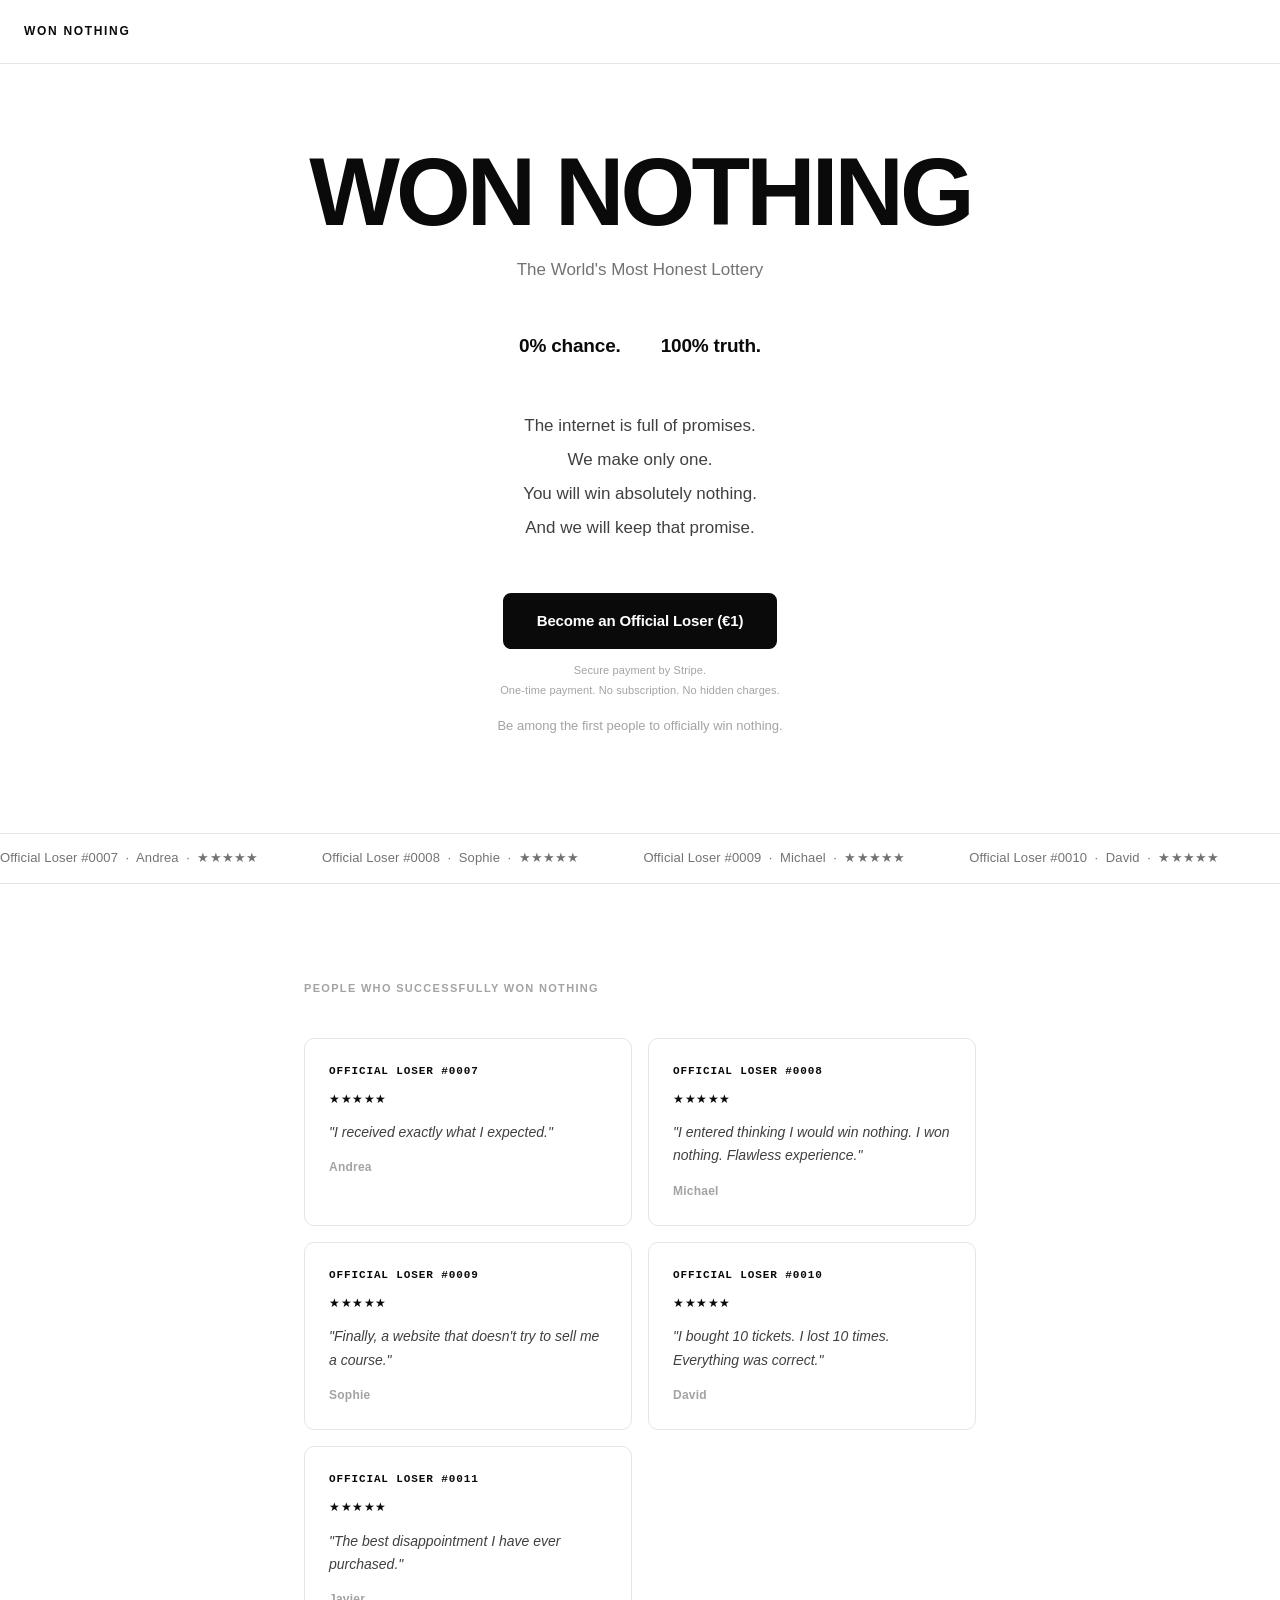
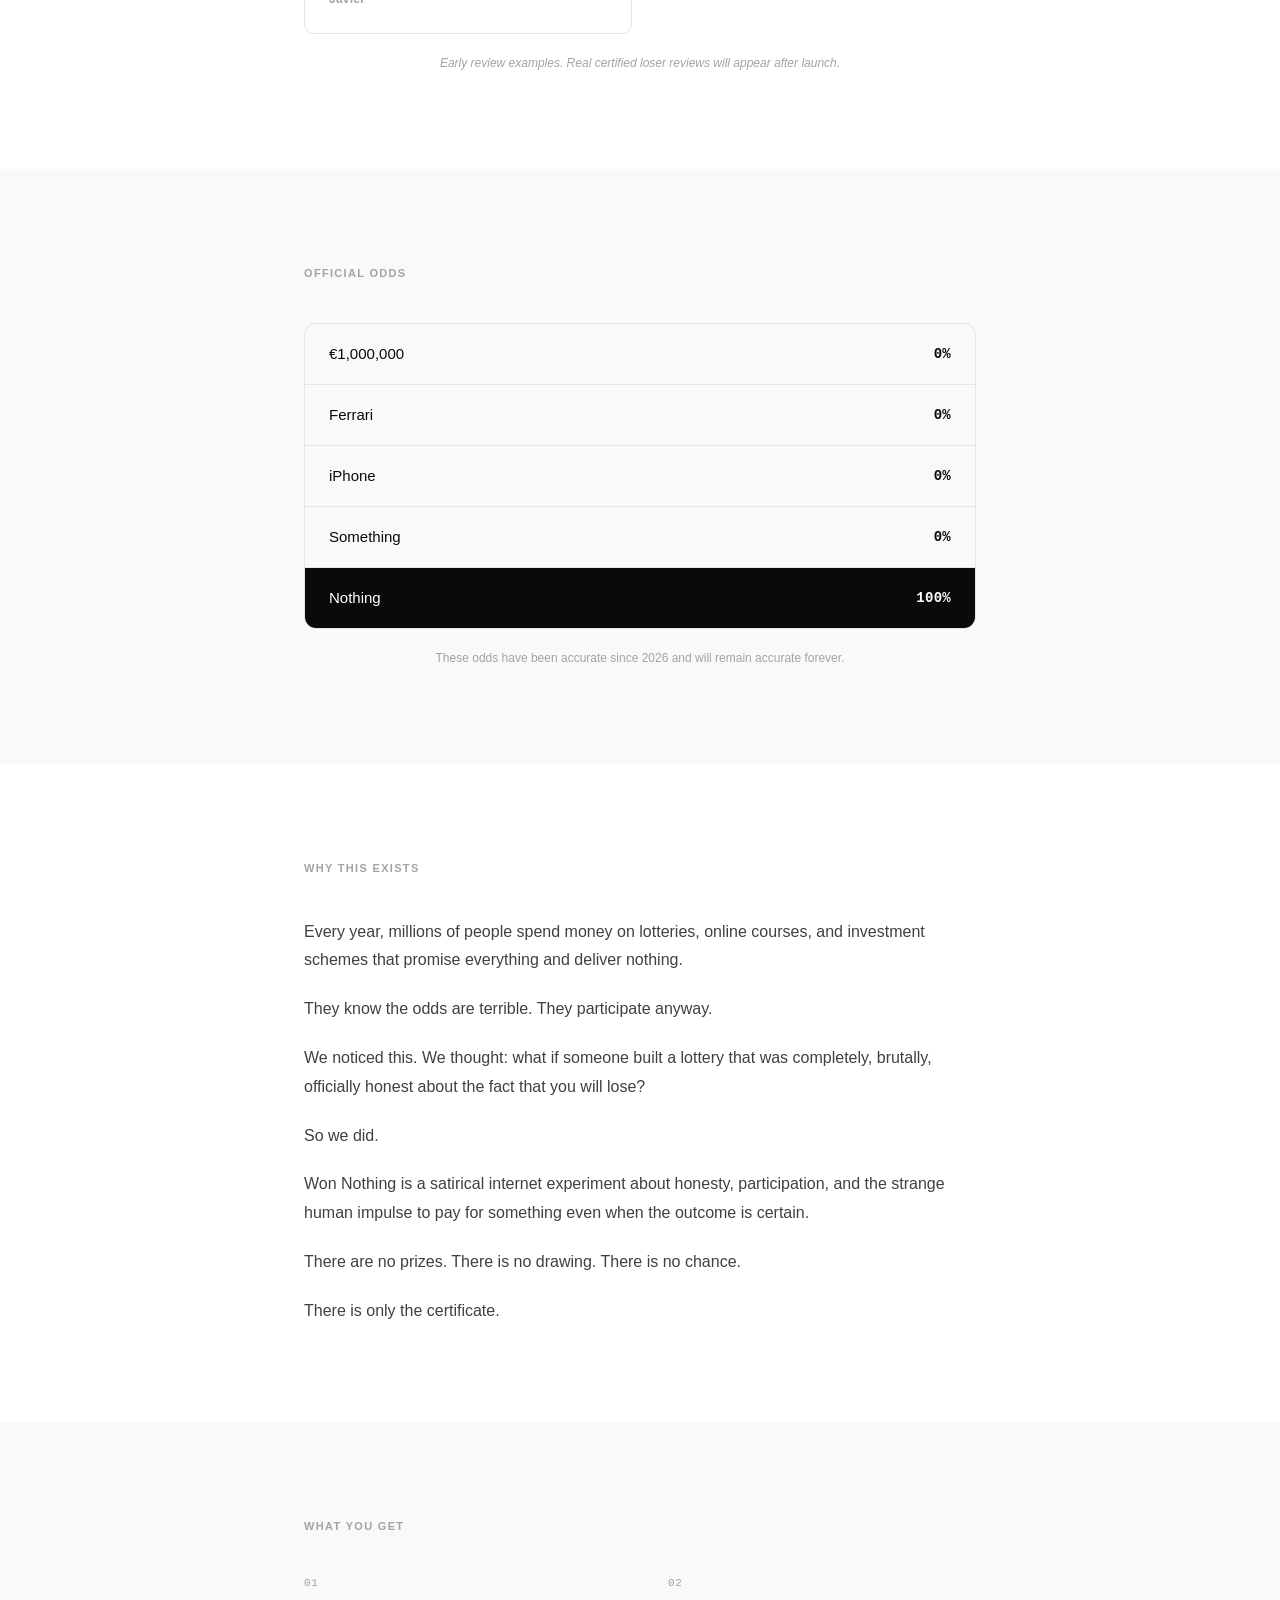
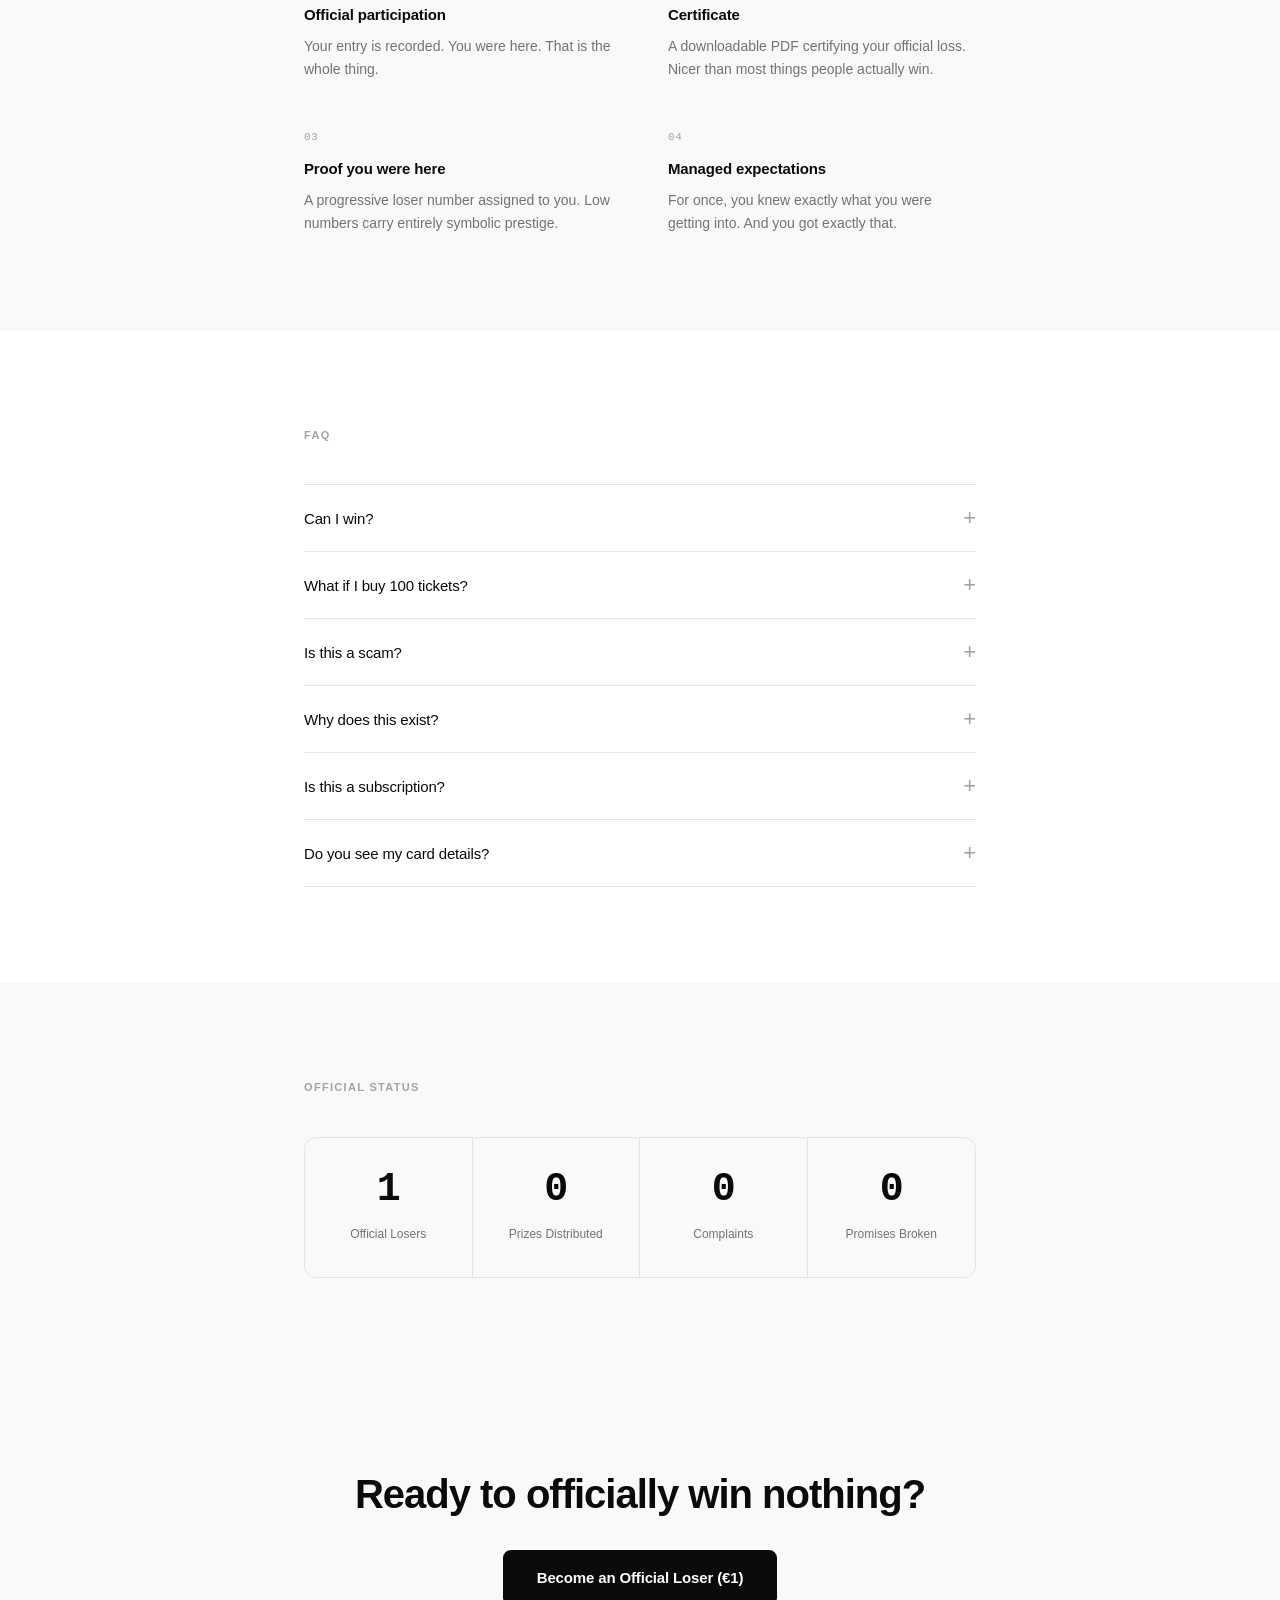
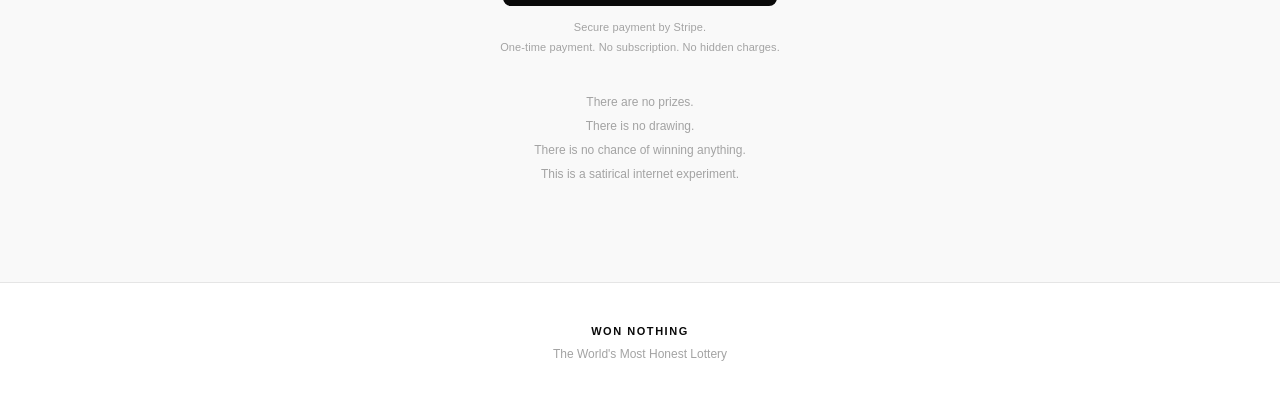
<file: index.html>
<!DOCTYPE html>
<html lang="en">
<head>
  <meta charset="UTF-8">
  <meta name="viewport" content="width=device-width, initial-scale=1.0">
  <title>Won Nothing — The World's Most Honest Lottery</title>
  <meta name="description" content="0% chance. 100% truth. You will win absolutely nothing. And we will keep that promise.">
  <meta property="og:title" content="Won Nothing — The World's Most Honest Lottery">
  <meta property="og:description" content="You will win absolutely nothing. And we will keep that promise.">
  <meta property="og:type" content="website">
  <link rel="stylesheet" href="styles.css">
</head>
<body>

  <!-- NAV -->
  <nav class="nav">
    <span class="nav-brand">Won Nothing</span>
  </nav>

  <!-- HERO -->
  <section class="hero">
    <div class="container">
      <h1 class="hero-title">WON NOTHING</h1>
      <p class="hero-tagline">The World's Most Honest Lottery</p>
      <div class="hero-stats">
        <span>0% chance.</span>
        <span>100% truth.</span>
      </div>
      <div class="hero-copy">
        <p>The internet is full of promises.</p>
        <p>We make only one.</p>
        <p>You will win absolutely nothing.</p>
        <p>And we will keep that promise.</p>
      </div>
      <a href="https://buy.stripe.com/4gM5kFdwd73bc6A0Qs28800" class="btn">Become an Official Loser (€1)</a>
      <p class="btn-trust">Secure payment by Stripe.<br>One-time payment. No subscription. No hidden charges.</p>
      <p class="hero-secondary">Be among the first people to officially win nothing.</p>
    </div>
  </section>

  <!-- TICKER -->
  <div class="ticker-wrap">
    <div class="ticker">
      <span class="ticker-item">Official Loser #0007 &nbsp;·&nbsp; Andrea &nbsp;·&nbsp; ★★★★★</span>
      <span class="ticker-item">Official Loser #0008 &nbsp;·&nbsp; Sophie &nbsp;·&nbsp; ★★★★★</span>
      <span class="ticker-item">Official Loser #0009 &nbsp;·&nbsp; Michael &nbsp;·&nbsp; ★★★★★</span>
      <span class="ticker-item">Official Loser #0010 &nbsp;·&nbsp; David &nbsp;·&nbsp; ★★★★★</span>
      <span class="ticker-item">Official Loser #0011 &nbsp;·&nbsp; Javier &nbsp;·&nbsp; ★★★★★</span>
      <span class="ticker-item">Official Loser #0007 &nbsp;·&nbsp; Andrea &nbsp;·&nbsp; ★★★★★</span>
      <span class="ticker-item">Official Loser #0008 &nbsp;·&nbsp; Sophie &nbsp;·&nbsp; ★★★★★</span>
      <span class="ticker-item">Official Loser #0009 &nbsp;·&nbsp; Michael &nbsp;·&nbsp; ★★★★★</span>
      <span class="ticker-item">Official Loser #0010 &nbsp;·&nbsp; David &nbsp;·&nbsp; ★★★★★</span>
      <span class="ticker-item">Official Loser #0011 &nbsp;·&nbsp; Javier &nbsp;·&nbsp; ★★★★★</span>
    </div>
  </div>

  <!-- PEOPLE WHO SUCCESSFULLY WON NOTHING -->
  <section class="section">
    <div class="container">
      <p class="section-label">People Who Successfully Won Nothing</p>
      <div class="reviews">

        <div class="review-card">
          <p class="review-number">Official Loser #0007</p>
          <p class="review-stars">★★★★★</p>
          <p class="review-text">"I received exactly what I expected."</p>
          <p class="review-author">Andrea</p>
        </div>

        <div class="review-card">
          <p class="review-number">Official Loser #0008</p>
          <p class="review-stars">★★★★★</p>
          <p class="review-text">"I entered thinking I would win nothing. I won nothing. Flawless experience."</p>
          <p class="review-author">Michael</p>
        </div>

        <div class="review-card">
          <p class="review-number">Official Loser #0009</p>
          <p class="review-stars">★★★★★</p>
          <p class="review-text">"Finally, a website that doesn't try to sell me a course."</p>
          <p class="review-author">Sophie</p>
        </div>

        <div class="review-card">
          <p class="review-number">Official Loser #0010</p>
          <p class="review-stars">★★★★★</p>
          <p class="review-text">"I bought 10 tickets. I lost 10 times. Everything was correct."</p>
          <p class="review-author">David</p>
        </div>

        <div class="review-card review-card--last">
          <p class="review-number">Official Loser #0011</p>
          <p class="review-stars">★★★★★</p>
          <p class="review-text">"The best disappointment I have ever purchased."</p>
          <p class="review-author">Javier</p>
        </div>

      </div>
      <p class="reviews-note">Early review examples. Real certified loser reviews will appear after launch.</p>
    </div>
  </section>

  <!-- PROBABILITY TABLE -->
  <section class="section section--gray">
    <div class="container">
      <p class="section-label">Official Odds</p>
      <div class="prob-table">
        <div class="prob-row">
          <span class="prob-prize">€1,000,000</span>
          <span class="prob-value">0%</span>
        </div>
        <div class="prob-row">
          <span class="prob-prize">Ferrari</span>
          <span class="prob-value">0%</span>
        </div>
        <div class="prob-row">
          <span class="prob-prize">iPhone</span>
          <span class="prob-value">0%</span>
        </div>
        <div class="prob-row">
          <span class="prob-prize">Something</span>
          <span class="prob-value">0%</span>
        </div>
        <div class="prob-row prob-row--highlight">
          <span class="prob-prize">Nothing</span>
          <span class="prob-value">100%</span>
        </div>
      </div>
      <p class="prob-note">These odds have been accurate since 2026 and will remain accurate forever.</p>
    </div>
  </section>

  <!-- WHY THIS EXISTS -->
  <section class="section">
    <div class="container">
      <p class="section-label">Why This Exists</p>
      <div class="why-copy">
        <p>Every year, millions of people spend money on lotteries, online courses, and investment schemes that promise everything and deliver nothing.</p>
        <p>They know the odds are terrible. They participate anyway.</p>
        <p>We noticed this. We thought: what if someone built a lottery that was completely, brutally, officially honest about the fact that you will lose?</p>
        <p>So we did.</p>
        <p>Won Nothing is a satirical internet experiment about honesty, participation, and the strange human impulse to pay for something even when the outcome is certain.</p>
        <p>There are no prizes. There is no drawing. There is no chance.</p>
        <p>There is only the certificate.</p>
      </div>
    </div>
  </section>

  <!-- WHAT YOU GET -->
  <section class="section section--gray">
    <div class="container">
      <p class="section-label">What You Get</p>
      <div class="benefits">
        <div class="benefit">
          <span class="benefit-number">01</span>
          <h3 class="benefit-title">Official participation</h3>
          <p class="benefit-desc">Your entry is recorded. You were here. That is the whole thing.</p>
        </div>
        <div class="benefit">
          <span class="benefit-number">02</span>
          <h3 class="benefit-title">Certificate</h3>
          <p class="benefit-desc">A downloadable PDF certifying your official loss. Nicer than most things people actually win.</p>
        </div>
        <div class="benefit">
          <span class="benefit-number">03</span>
          <h3 class="benefit-title">Proof you were here</h3>
          <p class="benefit-desc">A progressive loser number assigned to you. Low numbers carry entirely symbolic prestige.</p>
        </div>
        <div class="benefit">
          <span class="benefit-number">04</span>
          <h3 class="benefit-title">Managed expectations</h3>
          <p class="benefit-desc">For once, you knew exactly what you were getting into. And you got exactly that.</p>
        </div>
      </div>
    </div>
  </section>

  <!-- FAQ -->
  <section class="section">
    <div class="container">
      <p class="section-label">FAQ</p>
      <div class="faq-list">

        <div class="faq-item">
          <button class="faq-q" aria-expanded="false">Can I win?</button>
          <div class="faq-a" hidden>
            <p>No.</p>
          </div>
        </div>

        <div class="faq-item">
          <button class="faq-q" aria-expanded="false">What if I buy 100 tickets?</button>
          <div class="faq-a" hidden>
            <p>You will lose 100 times.</p>
          </div>
        </div>

        <div class="faq-item">
          <button class="faq-q" aria-expanded="false">Is this a scam?</button>
          <div class="faq-a" hidden>
            <p>No. Scams require false promises.</p>
          </div>
        </div>

        <div class="faq-item">
          <button class="faq-q" aria-expanded="false">Why does this exist?</button>
          <div class="faq-a" hidden>
            <p>We are still investigating.</p>
          </div>
        </div>

        <div class="faq-item">
          <button class="faq-q" aria-expanded="false">Is this a subscription?</button>
          <div class="faq-a" hidden>
            <p>No.<br>You pay once. You lose once.<br>No recurring payments. No hidden charges.<br>No surprise emails. No surprise anything.</p>
          </div>
        </div>

        <div class="faq-item">
          <button class="faq-q" aria-expanded="false">Do you see my card details?</button>
          <div class="faq-a" hidden>
            <p>No.<br>Payments are processed securely by Stripe.<br>We never see or store your card information.</p>
          </div>
        </div>

      </div>
    </div>
  </section>

  <!-- OFFICIAL STATUS -->
  <section class="section section--gray">
    <div class="container">
      <p class="section-label">Official Status</p>
      <div class="status-grid">
        <div class="status-item">
          <span class="status-number" data-counter="official_losers">0</span>
          <span class="status-label">Official Losers</span>
        </div>
        <div class="status-item">
          <span class="status-number" data-counter="prizes_distributed">0</span>
          <span class="status-label">Prizes Distributed</span>
        </div>
        <div class="status-item">
          <span class="status-number" data-counter="complaints">0</span>
          <span class="status-label">Complaints</span>
        </div>
        <div class="status-item">
          <span class="status-number" data-counter="promises_broken">0</span>
          <span class="status-label">Promises Broken</span>
        </div>
      </div>
    </div>
  </section>

  <!-- FINAL CTA -->
  <section class="section final-cta">
    <div class="container">
      <h2 class="final-cta-title">Ready to officially win nothing?</h2>
      <a href="https://buy.stripe.com/4gM5kFdwd73bc6A0Qs28800" class="btn">Become an Official Loser (€1)</a>
      <p class="btn-trust">Secure payment by Stripe.<br>One-time payment. No subscription. No hidden charges.</p>
      <p class="disclaimer">
        There are no prizes.<br>
        There is no drawing.<br>
        There is no chance of winning anything.<br>
        This is a satirical internet experiment.
      </p>
    </div>
  </section>

  <!-- FOOTER -->
  <footer class="footer">
    <div class="container">
      <span class="footer-brand">Won Nothing</span>
      <p class="footer-tagline">The World's Most Honest Lottery</p>
    </div>
  </footer>

  <script src="script.js"></script>
</body>
</html>
</file>
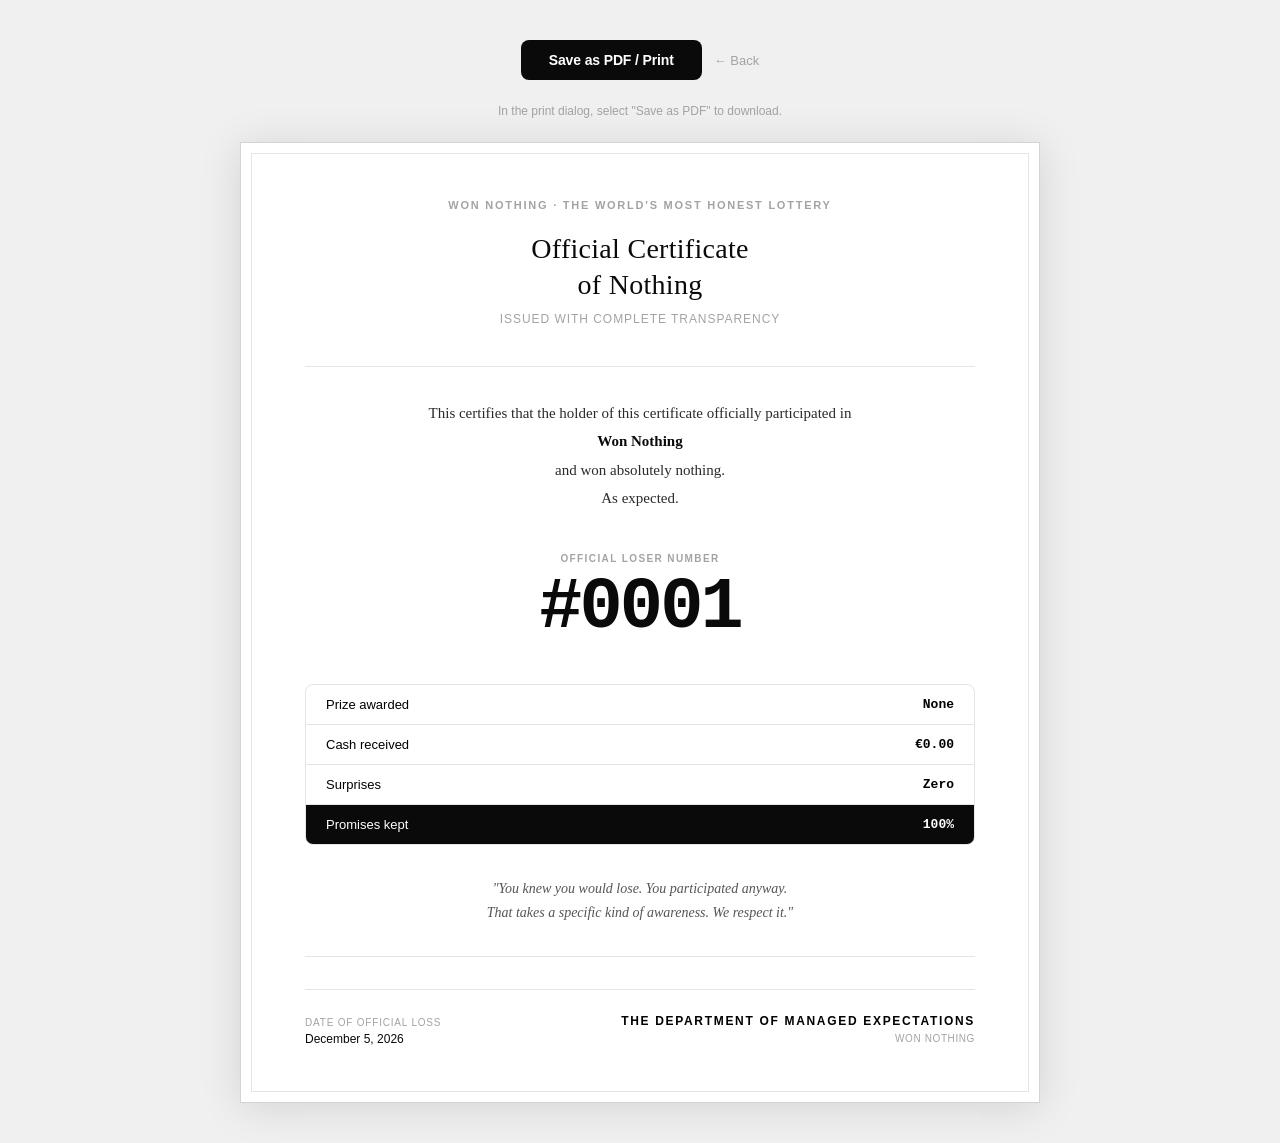
<file: certificate.html>
<!DOCTYPE html>
<html lang="en">
<head>
  <meta charset="UTF-8">
  <meta name="viewport" content="width=device-width, initial-scale=1.0">
  <title>Official Certificate of Winning Nothing — Won Nothing</title>
  <style>
    /* ── Base ── */
    *, *::before, *::after { box-sizing: border-box; margin: 0; padding: 0; }

    :root {
      --black: #0a0a0a;
      --white: #ffffff;
      --gray-400: #a3a3a3;
      --serif: Georgia, "Times New Roman", Times, serif;
      --sans: -apple-system, BlinkMacSystemFont, "Segoe UI", Roboto, Helvetica, Arial, sans-serif;
      --mono: "SF Mono", "Fira Code", Menlo, Consolas, monospace;
    }

    html, body {
      height: 100%;
      background: #f0f0f0;
      font-family: var(--sans);
      -webkit-font-smoothing: antialiased;
    }

    /* ── Screen chrome ── */
    .screen-wrapper {
      min-height: 100vh;
      display: flex;
      flex-direction: column;
      align-items: center;
      justify-content: center;
      padding: 40px 24px;
      gap: 24px;
    }

    .screen-actions {
      display: flex;
      gap: 12px;
      align-items: center;
    }

    .btn-print {
      background: #0a0a0a;
      color: #fff;
      border: none;
      padding: 12px 28px;
      font-size: 14px;
      font-weight: 600;
      font-family: var(--sans);
      border-radius: 8px;
      cursor: pointer;
      letter-spacing: -0.01em;
      transition: opacity 0.12s;
    }
    .btn-print:hover { opacity: 0.82; }

    .btn-back {
      color: var(--gray-400);
      font-size: 13px;
      text-decoration: none;
    }
    .btn-back:hover { color: var(--black); }

    .screen-hint {
      font-size: 12px;
      color: var(--gray-400);
      text-align: center;
    }

    /* ── Certificate card ── */
    .certificate {
      width: 800px;
      max-width: 100%;
      background: var(--white);
      padding: 56px 64px;
      position: relative;
      /* double border = premium look */
      border: 1px solid #d4d4d4;
      box-shadow: 0 4px 40px rgba(0,0,0,0.12);
    }

    /* inner border frame */
    .certificate::before {
      content: '';
      position: absolute;
      inset: 10px;
      border: 1px solid #e5e5e5;
      pointer-events: none;
    }

    /* ── Header ── */
    .cert-header {
      text-align: center;
      margin-bottom: 40px;
    }

    .cert-issuer {
      font-size: 11px;
      font-weight: 700;
      letter-spacing: 0.16em;
      text-transform: uppercase;
      color: var(--gray-400);
      margin-bottom: 20px;
    }

    .cert-title {
      font-family: var(--serif);
      font-size: 28px;
      font-weight: 400;
      letter-spacing: 0.01em;
      line-height: 1.3;
      color: var(--black);
      margin-bottom: 8px;
    }

    .cert-subtitle {
      font-size: 12px;
      color: var(--gray-400);
      letter-spacing: 0.08em;
      text-transform: uppercase;
    }

    /* ── Divider ── */
    .cert-divider {
      border: none;
      border-top: 1px solid #e5e5e5;
      margin: 32px 0;
    }

    /* ── Body text ── */
    .cert-body {
      font-family: var(--serif);
      font-size: 15px;
      line-height: 1.9;
      color: #2a2a2a;
      text-align: center;
      margin-bottom: 32px;
    }

    .cert-body strong {
      font-weight: 700;
      color: var(--black);
    }

    /* ── Number block ── */
    .cert-number-block {
      text-align: center;
      margin: 40px 0;
    }

    .cert-number-label {
      display: block;
      font-size: 10px;
      font-weight: 700;
      letter-spacing: 0.14em;
      text-transform: uppercase;
      color: var(--gray-400);
      margin-bottom: 8px;
    }

    .cert-number {
      font-family: var(--mono);
      font-size: 72px;
      font-weight: 700;
      letter-spacing: -0.04em;
      line-height: 1;
      color: var(--black);
    }

    /* ── Summary table ── */
    .cert-summary {
      border: 1px solid #e5e5e5;
      border-radius: 8px;
      overflow: hidden;
      margin: 32px 0;
      font-size: 13px;
    }

    .cert-summary-row {
      display: flex;
      justify-content: space-between;
      padding: 12px 20px;
      border-bottom: 1px solid #e5e5e5;
    }

    .cert-summary-row:last-child { border-bottom: none; }

    .cert-summary-row.highlight {
      background: var(--black);
      color: var(--white);
    }

    .cert-summary-key { font-weight: 500; }
    .cert-summary-val { font-family: var(--mono); font-weight: 600; }

    /* ── Quote ── */
    .cert-quote {
      text-align: center;
      font-family: var(--serif);
      font-size: 14px;
      font-style: italic;
      color: #555;
      line-height: 1.7;
      margin: 32px 0;
      padding: 0 32px;
    }

    /* ── Footer ── */
    .cert-footer {
      border-top: 1px solid #e5e5e5;
      padding-top: 24px;
      display: flex;
      justify-content: space-between;
      align-items: flex-end;
    }

    .cert-date-block { font-size: 12px; color: var(--gray-400); }
    .cert-date-label { display: block; text-transform: uppercase; letter-spacing: 0.08em; font-size: 10px; margin-bottom: 4px; }
    .cert-date-value { color: var(--black); font-weight: 500; }

    .cert-brand-block { text-align: right; }
    .cert-brand-name {
      display: block;
      font-size: 12px;
      font-weight: 700;
      letter-spacing: 0.14em;
      text-transform: uppercase;
    }
    .cert-brand-dept {
      font-size: 10px;
      color: var(--gray-400);
      text-transform: uppercase;
      letter-spacing: 0.06em;
    }

    /* ── Print styles ── */
    @media print {
      html, body { background: white; }

      .screen-wrapper {
        padding: 0;
        background: white;
        display: block;
      }

      .screen-actions,
      .screen-hint { display: none; }

      .certificate {
        width: 100%;
        box-shadow: none;
        border: 1px solid #ccc;
        padding: 40px 48px;
      }

      @page {
        size: A4 landscape;
        margin: 16mm;
      }
    }

    /* ── Mobile ── */
    @media (max-width: 600px) {
      .certificate { padding: 32px 24px; }
      .cert-number { font-size: 52px; }
      .cert-title { font-size: 22px; }
      .cert-footer { flex-direction: column; gap: 16px; align-items: flex-start; }
      .cert-brand-block { text-align: left; }
    }
  </style>
</head>
<body>

  <div class="screen-wrapper">

    <!-- Actions (hidden on print) -->
    <div class="screen-actions">
      <button class="btn-print" onclick="window.print()">Save as PDF / Print</button>
      <a href="thank-you.html" class="btn-back">← Back</a>
    </div>
    <p class="screen-hint">In the print dialog, select "Save as PDF" to download.</p>

    <!-- Certificate -->
    <div class="certificate">

      <div class="cert-header">
        <p class="cert-issuer">Won Nothing · The World's Most Honest Lottery</p>
        <h1 class="cert-title">Official Certificate<br>of Nothing</h1>
        <p class="cert-subtitle">Issued with complete transparency</p>
      </div>

      <hr class="cert-divider">

      <p class="cert-body">
        This certifies that the holder of this certificate officially participated in<br>
        <strong>Won Nothing</strong><br>
        and won absolutely nothing.<br>
        As expected.
      </p>

      <div class="cert-number-block">
        <span class="cert-number-label">Official Loser Number</span>
        <span class="cert-number" data-loser-number>#0001</span>
      </div>

      <div class="cert-summary">
        <div class="cert-summary-row">
          <span class="cert-summary-key">Prize awarded</span>
          <span class="cert-summary-val">None</span>
        </div>
        <div class="cert-summary-row">
          <span class="cert-summary-key">Cash received</span>
          <span class="cert-summary-val">€0.00</span>
        </div>
        <div class="cert-summary-row">
          <span class="cert-summary-key">Surprises</span>
          <span class="cert-summary-val">Zero</span>
        </div>
        <div class="cert-summary-row highlight">
          <span class="cert-summary-key">Promises kept</span>
          <span class="cert-summary-val">100%</span>
        </div>
      </div>

      <p class="cert-quote">
        "You knew you would lose. You participated anyway.<br>
        That takes a specific kind of awareness. We respect it."
      </p>

      <hr class="cert-divider">

      <div class="cert-footer">
        <div class="cert-date-block">
          <span class="cert-date-label">Date of Official Loss</span>
          <span class="cert-date-value" id="cert-date">—</span>
        </div>
        <div class="cert-brand-block">
          <span class="cert-brand-name">The Department of Managed Expectations</span>
          <span class="cert-brand-dept">Won Nothing</span>
        </div>
      </div>

    </div>

  </div>

  <script src="script.js"></script>
  <script>
    // Fill today's date
    var d = new Date();
    var months = ['January','February','March','April','May','June','July','August','September','October','November','December'];
    document.getElementById('cert-date').textContent = months[d.getMonth()] + ' ' + d.getDate() + ', ' + d.getFullYear();
  </script>

</body>
</html>
</file>
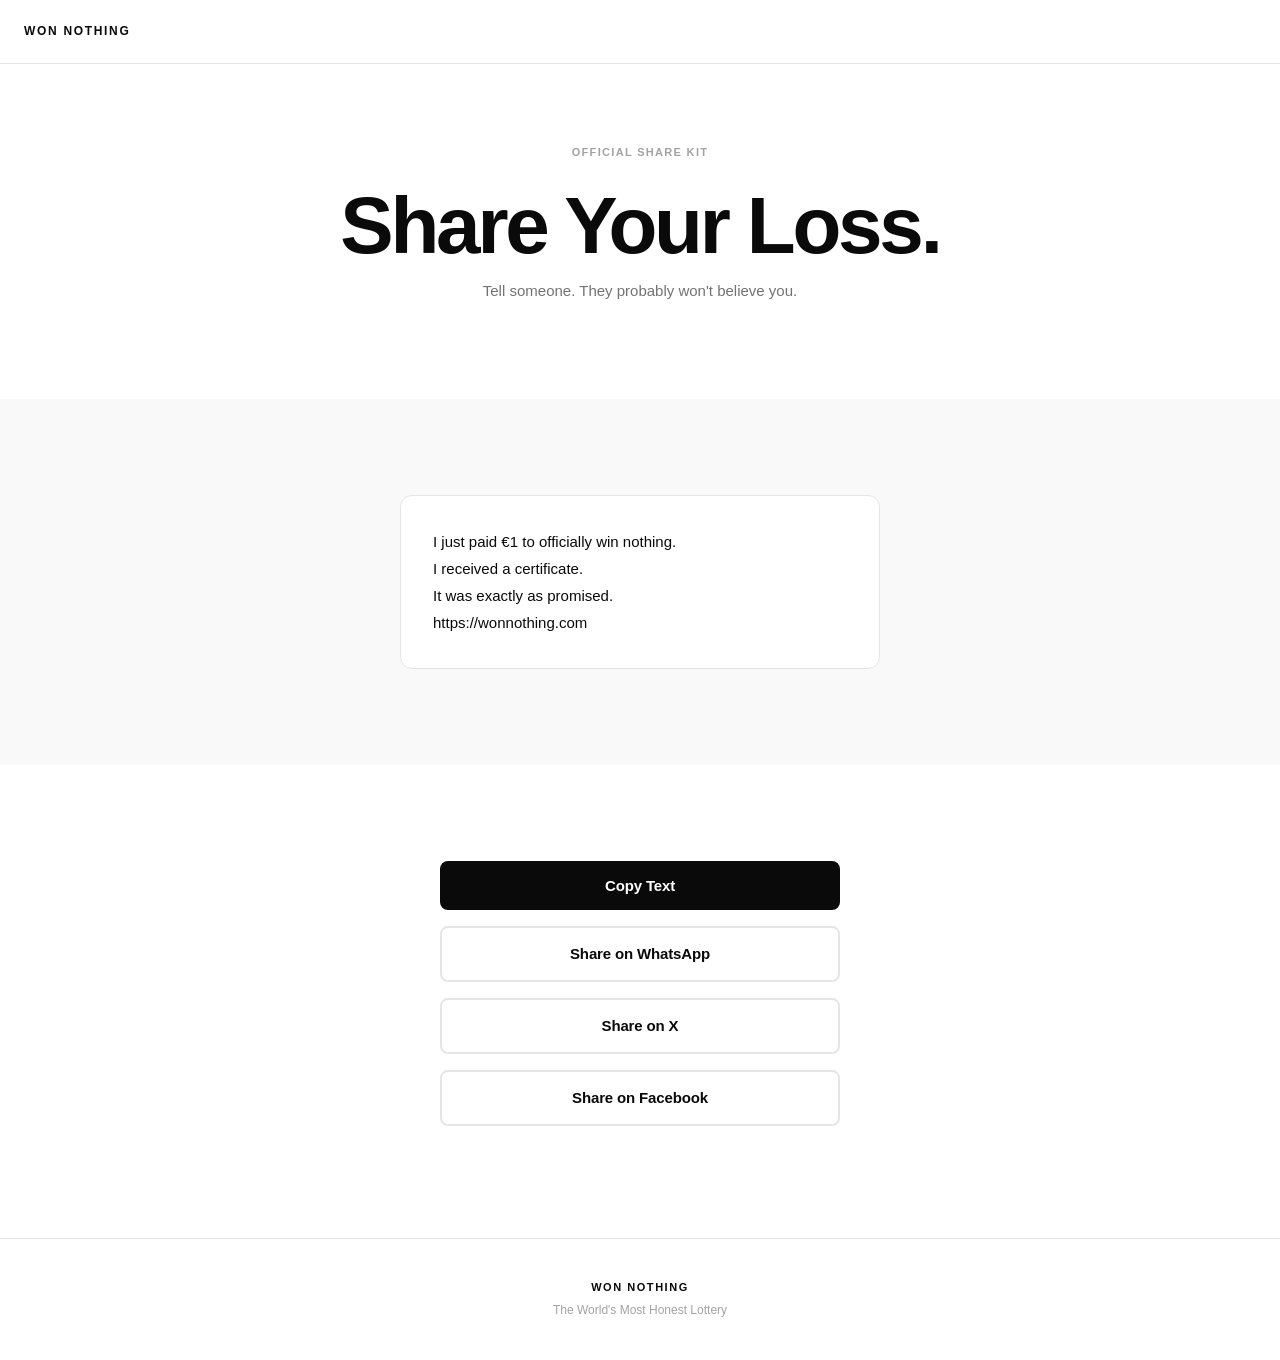
<file: share.html>
<!DOCTYPE html>
<html lang="en">
<head>
  <meta charset="UTF-8">
  <meta name="viewport" content="width=device-width, initial-scale=1.0">
  <title>Share Your Loss — Won Nothing</title>
  <meta name="description" content="Tell someone. They probably won't believe you.">
  <link rel="stylesheet" href="styles.css">
</head>
<body>

  <!-- NAV -->
  <nav class="nav">
    <a href="index.html" class="nav-brand">Won Nothing</a>
  </nav>

  <!-- HERO -->
  <section class="ty-hero">
    <div class="container">
      <p class="ty-label">Official Share Kit</p>
      <h1 class="ty-title">Share Your Loss.</h1>
      <p class="ty-meta">Tell someone. They probably won't believe you.</p>
    </div>
  </section>

  <!-- COPY BLOCK -->
  <section class="section section--gray">
    <div class="container">
      <div class="share-copy-block">
        <p class="share-copy-text">
          I just paid €1 to officially win nothing.<br>
          I received a certificate.<br>
          It was exactly as promised.<br>
          https://wonnothing.com
        </p>
      </div>
      <p class="share-copy-note" id="share-fallback" hidden>
        Select the text above and copy it manually.
      </p>
    </div>
  </section>

  <!-- SHARE BUTTONS -->
  <section class="section">
    <div class="container ty-actions">

      <div class="ty-action-group">
        <button id="copy-btn" class="btn" onclick="copyShareText()">Copy Text</button>
      </div>

      <div class="ty-action-group">
        <a href="https://wa.me/?text=I%20just%20paid%20%E2%82%AC1%20to%20officially%20win%20nothing.%20I%20received%20a%20certificate.%20It%20was%20exactly%20as%20promised.%20https%3A%2F%2Fwonnothing.com" target="_blank" rel="noopener noreferrer" class="btn-outline">Share on WhatsApp</a>
      </div>

      <div class="ty-action-group">
        <a href="https://twitter.com/intent/tweet?text=I%20just%20paid%20%E2%82%AC1%20to%20officially%20win%20nothing.%20It%20was%20exactly%20as%20promised.&url=https%3A%2F%2Fwonnothing.com" target="_blank" rel="noopener noreferrer" class="btn-outline">Share on X</a>
      </div>

      <div class="ty-action-group">
        <a href="https://www.facebook.com/sharer/sharer.php?u=https%3A%2F%2Fwonnothing.com" target="_blank" rel="noopener noreferrer" class="btn-outline">Share on Facebook</a>
      </div>

    </div>
  </section>

  <!-- FOOTER -->
  <footer class="footer">
    <div class="container">
      <span class="footer-brand">Won Nothing</span>
      <p class="footer-tagline">The World's Most Honest Lottery</p>
    </div>
  </footer>

  <script>
    function copyShareText() {
      var text = 'I just paid €1 to officially win nothing.\nI received a certificate.\nIt was exactly as promised.\nhttps://wonnothing.com';
      var btn = document.getElementById('copy-btn');
      var fallback = document.getElementById('share-fallback');

      if (navigator.clipboard && navigator.clipboard.writeText) {
        navigator.clipboard.writeText(text).then(function () {
          btn.textContent = 'Copied.';
          setTimeout(function () { btn.textContent = 'Copy Text'; }, 2000);
        }).catch(function () {
          fallback.hidden = false;
        });
      } else {
        fallback.hidden = false;
      }
    }
  </script>

</body>
</html>
</file>
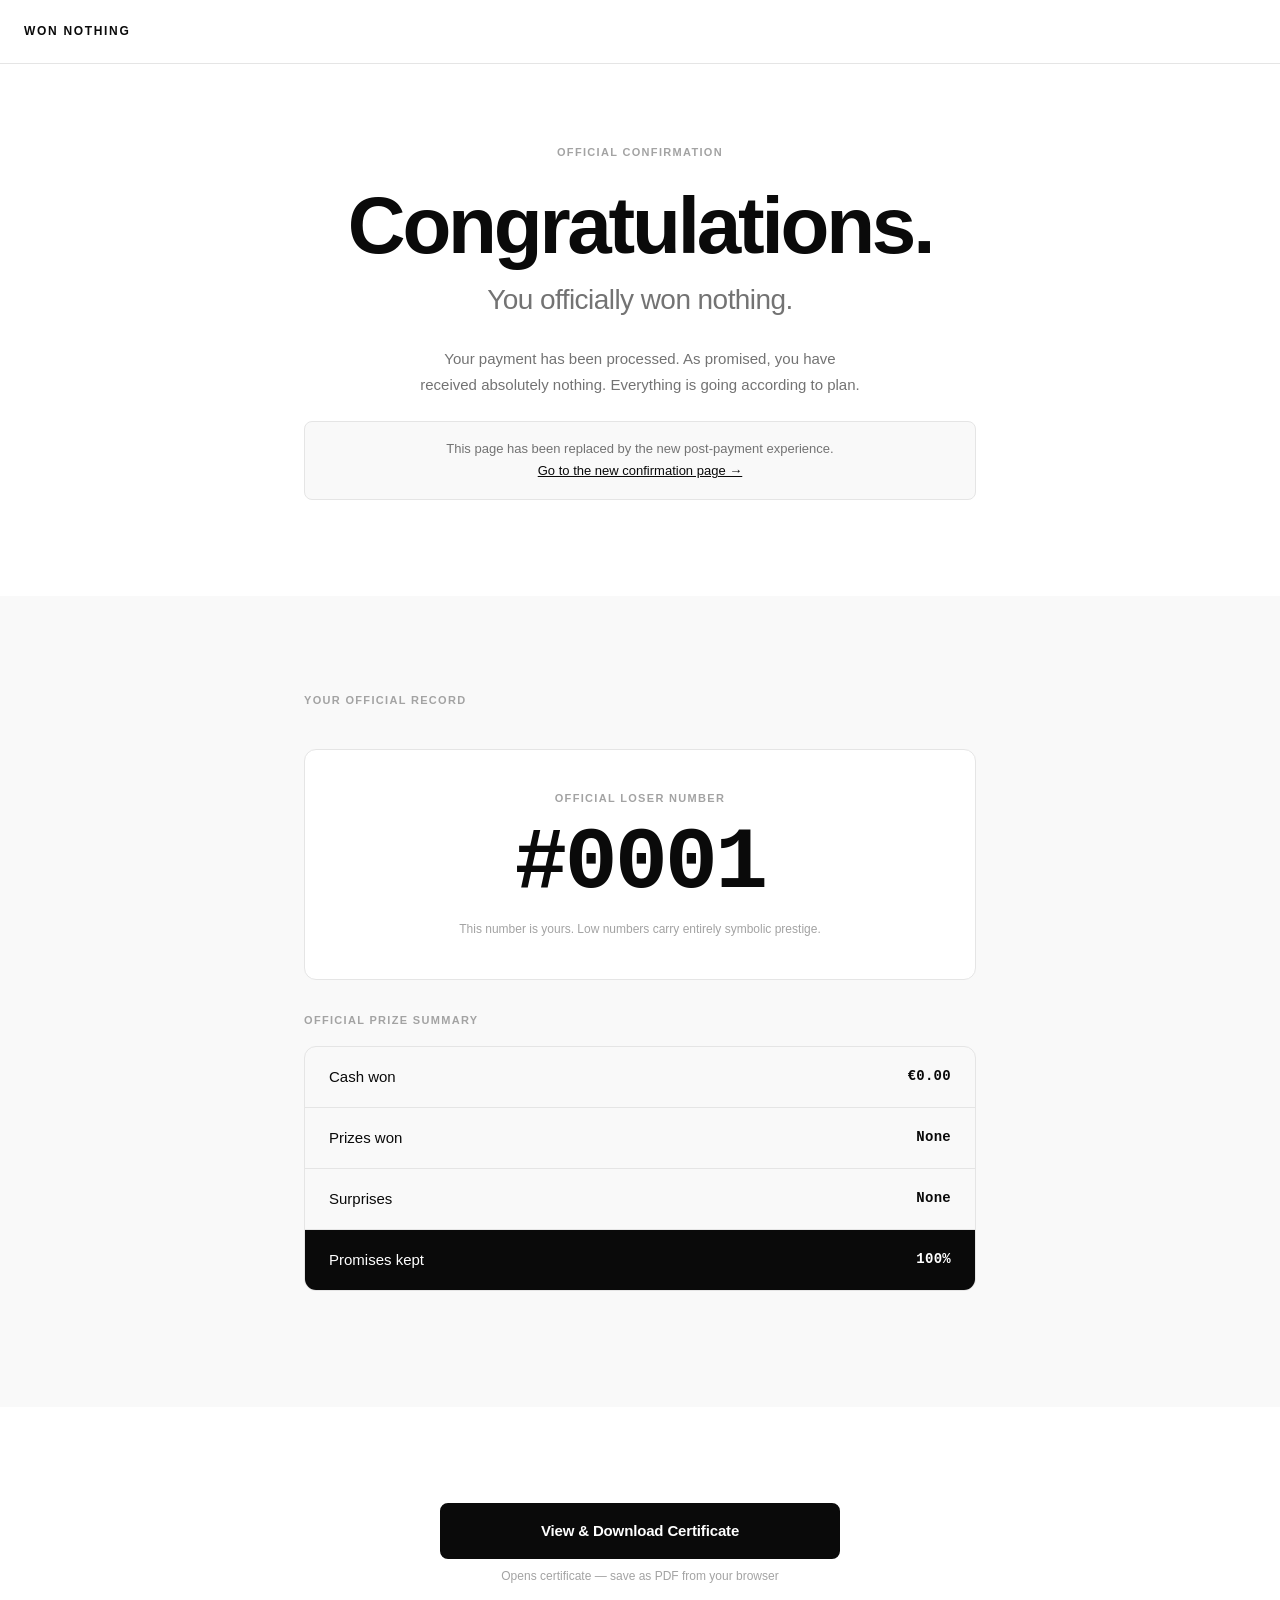
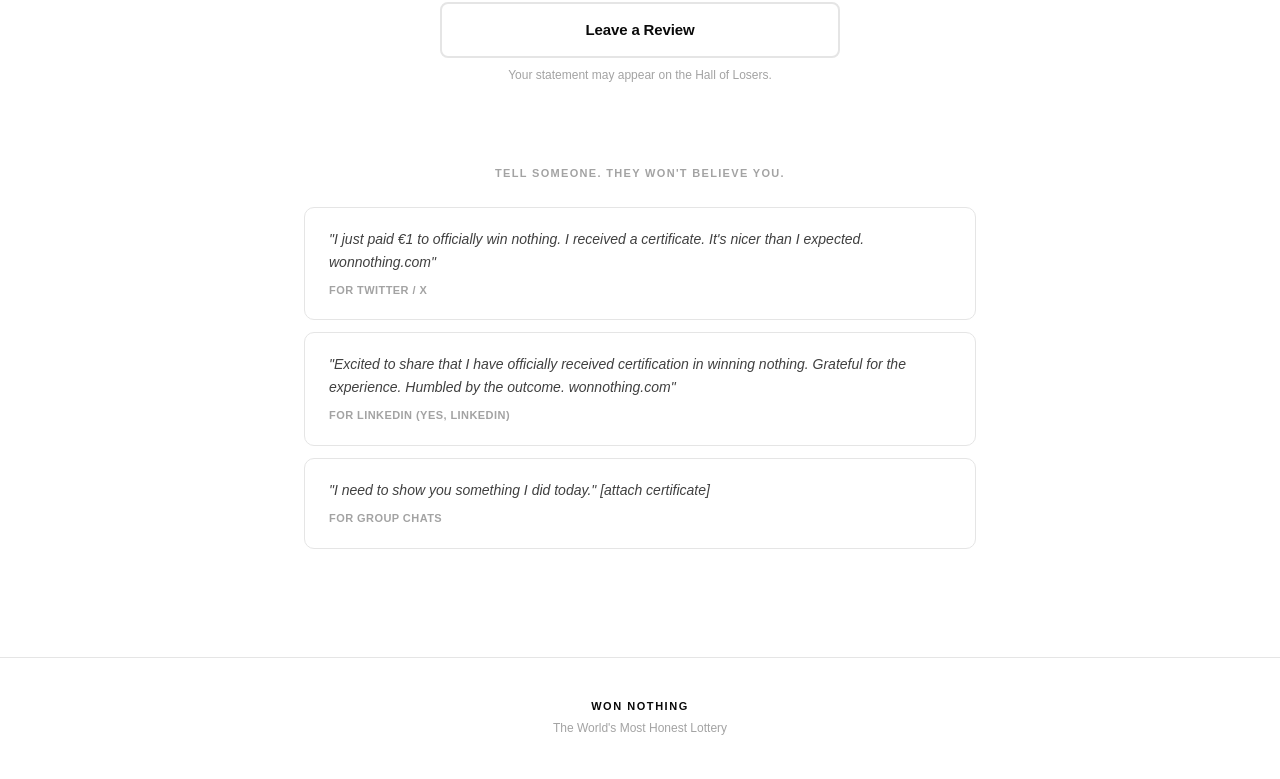
<file: thank-you.html>
<!DOCTYPE html>
<html lang="en">
<head>
  <meta charset="UTF-8">
  <meta name="viewport" content="width=device-width, initial-scale=1.0">
  <title>Congratulations. You officially won nothing. — Won Nothing</title>
  <meta name="description" content="Your official loss has been certified. Congratulations.">
  <link rel="stylesheet" href="styles.css">
</head>
<body>

  <!-- NAV -->
  <nav class="nav">
    <a href="index.html" class="nav-brand">Won Nothing</a>
  </nav>

  <!-- HERO -->
  <section class="ty-hero">
    <div class="container">
      <p class="ty-label">Official Confirmation</p>
      <h1 class="ty-title">Congratulations.</h1>
      <h2 class="ty-subtitle">You officially won nothing.</h2>
      <p class="ty-meta">Your payment has been processed. As promised, you have received absolutely nothing. Everything is going according to plan.</p>
      <div class="ty-notice">
        This page has been replaced by the new post-payment experience.<br>
        <a href="welcome-loser.html">Go to the new confirmation page →</a>
      </div>
    </div>
  </section>

  <!-- YOUR OFFICIAL RECORD -->
  <section class="section section--gray">
    <div class="container">
      <p class="section-label">Your Official Record</p>

      <div class="ticket">
        <span class="ticket-number-label">Official Loser Number</span>
        <span class="ticket-number-value">#0001</span>
        <span class="ticket-note">This number is yours. Low numbers carry entirely symbolic prestige.</span>
      </div>

      <p class="prize-summary-title">Official Prize Summary</p>
      <div class="prob-table">
        <div class="prob-row">
          <span class="prob-prize">Cash won</span>
          <span class="prob-value">€0.00</span>
        </div>
        <div class="prob-row">
          <span class="prob-prize">Prizes won</span>
          <span class="prob-value">None</span>
        </div>
        <div class="prob-row">
          <span class="prob-prize">Surprises</span>
          <span class="prob-value">None</span>
        </div>
        <div class="prob-row prob-row--highlight">
          <span class="prob-prize">Promises kept</span>
          <span class="prob-value">100%</span>
        </div>
      </div>

    </div>
  </section>

  <!-- ACTIONS -->
  <section class="section">
    <div class="container ty-actions">

      <div class="ty-action-group">
        <a href="certificate.html" class="btn">View &amp; Download Certificate</a>
        <p class="ty-action-note">Opens certificate — save as PDF from your browser</p>
      </div>

      <div class="ty-action-group">
        <a href="https://tally.so/r/1AB8db" target="_blank" rel="noopener noreferrer" class="btn-outline">Leave a Review</a>
        <p class="ty-action-note">Your statement may appear on the Hall of Losers.</p>
      </div>

      <!-- SHARE SUGGESTIONS -->
      <div class="ty-share">
        <p class="ty-share-title">Tell someone. They won't believe you.</p>

        <div class="share-option">
          <p class="share-text">"I just paid €1 to officially win nothing. I received a certificate. It's nicer than I expected. wonnothing.com"</p>
          <p class="share-source">for Twitter / X</p>
        </div>

        <div class="share-option">
          <p class="share-text">"Excited to share that I have officially received certification in winning nothing. Grateful for the experience. Humbled by the outcome. wonnothing.com"</p>
          <p class="share-source">for LinkedIn (yes, LinkedIn)</p>
        </div>

        <div class="share-option">
          <p class="share-text">"I need to show you something I did today." [attach certificate]</p>
          <p class="share-source">for group chats</p>
        </div>

      </div>

    </div>
  </section>

  <!-- FOOTER -->
  <footer class="footer">
    <div class="container">
      <span class="footer-brand">Won Nothing</span>
      <p class="footer-tagline">The World's Most Honest Lottery</p>
    </div>
  </footer>

  <script src="script.js"></script>
</body>
</html>
</file>
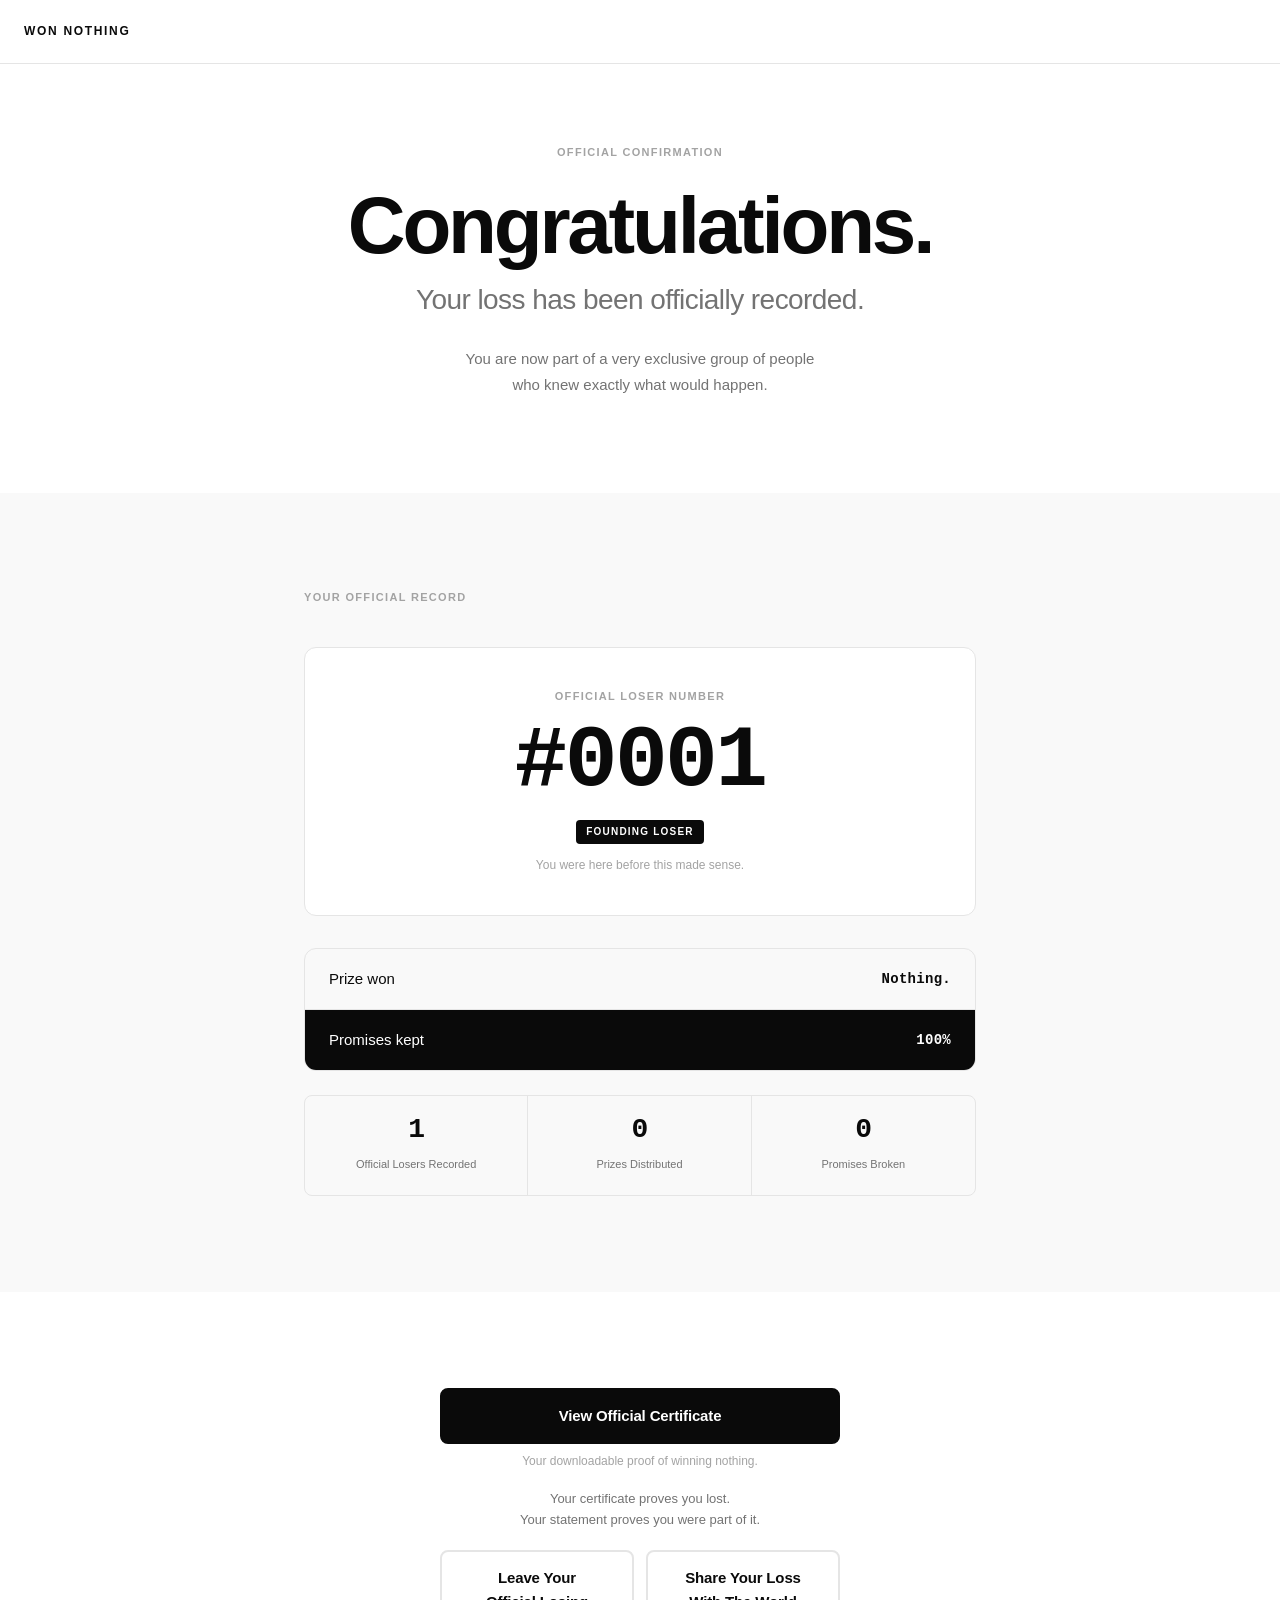
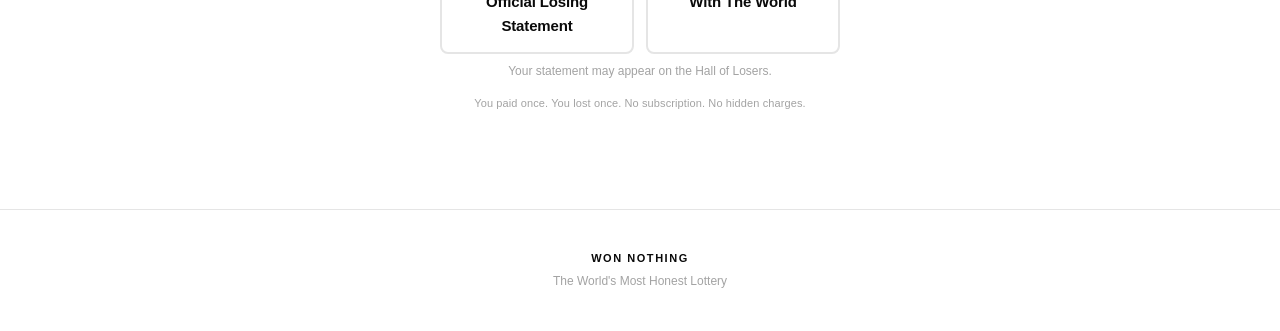
<file: welcome-loser.html>
<!DOCTYPE html>
<html lang="en">
<head>
  <meta charset="UTF-8">
  <meta name="viewport" content="width=device-width, initial-scale=1.0">
  <title>Congratulations. Your loss has been officially recorded. — Won Nothing</title>
  <meta name="description" content="Your official loss has been recorded. You are now an Official Loser.">
  <link rel="stylesheet" href="styles.css">
</head>
<body>

  <!-- NAV -->
  <nav class="nav">
    <a href="index.html" class="nav-brand">Won Nothing</a>
  </nav>

  <!-- HERO -->
  <section class="ty-hero">
    <div class="container">
      <p class="ty-label">Official Confirmation</p>
      <h1 class="ty-title">Congratulations.</h1>
      <h2 class="ty-subtitle">Your loss has been officially recorded.</h2>
      <p class="ty-meta">You are now part of a very exclusive group of people<br>who knew exactly what would happen.</p>
    </div>
  </section>

  <!-- OFFICIAL RECORD -->
  <section class="section section--gray">
    <div class="container">
      <p class="section-label">Your Official Record</p>

      <div class="ticket">
        <span class="ticket-number-label">Official Loser Number</span>
        <span class="ticket-number-value" data-loser-number>#0001</span>
        <span class="ticket-badge">Founding Loser</span>
        <span class="ticket-note">You were here before this made sense.</span>
      </div>

      <div class="prob-table">
        <div class="prob-row">
          <span class="prob-prize">Prize won</span>
          <span class="prob-value">Nothing.</span>
        </div>
        <div class="prob-row prob-row--highlight">
          <span class="prob-prize">Promises kept</span>
          <span class="prob-value">100%</span>
        </div>
      </div>

      <div class="wl-mini-stats">
        <div class="wl-mini-stat">
          <span class="wl-mini-stat-number" data-counter="official_losers">1</span>
          <span class="wl-mini-stat-label">Official Losers Recorded</span>
        </div>
        <div class="wl-mini-stat">
          <span class="wl-mini-stat-number" data-counter="prizes_distributed">0</span>
          <span class="wl-mini-stat-label">Prizes Distributed</span>
        </div>
        <div class="wl-mini-stat">
          <span class="wl-mini-stat-number" data-counter="promises_broken">0</span>
          <span class="wl-mini-stat-label">Promises Broken</span>
        </div>
      </div>

    </div>
  </section>

  <!-- ACTIONS -->
  <section class="section">
    <div class="container ty-actions">

      <div class="ty-action-group">
        <a href="certificate.html" class="btn">View Official Certificate</a>
        <p class="ty-action-note">Your downloadable proof of winning nothing.</p>
      </div>

      <p class="wl-statement-intro">Your certificate proves you lost.<br>Your statement proves you were part of it.</p>
      <div class="wl-secondary-actions">
        <a href="https://tally.so/r/1AB8db" target="_blank" rel="noopener noreferrer" class="btn-outline">Leave Your Official Losing Statement</a>
        <a href="share.html" class="btn-outline">Share Your Loss With The World</a>
      </div>
      <p class="ty-action-note">Your statement may appear on the Hall of Losers.</p>

      <p class="btn-trust">You paid once. You lost once. No subscription. No hidden charges.</p>

    </div>
  </section>

  <!-- FOOTER -->
  <footer class="footer">
    <div class="container">
      <span class="footer-brand">Won Nothing</span>
      <p class="footer-tagline">The World's Most Honest Lottery</p>
    </div>
  </footer>

  <script src="script.js"></script>
</body>
</html>
</file>
<file: styles.css>
/* Won Nothing — styles.css */

*, *::before, *::after {
  box-sizing: border-box;
  margin: 0;
  padding: 0;
}

:root {
  --black: #0a0a0a;
  --white: #ffffff;
  --gray-50: #f9f9f9;
  --gray-100: #f3f3f3;
  --gray-200: #e5e5e5;
  --gray-400: #a3a3a3;
  --gray-500: #737373;
  --gray-700: #404040;
  --font: -apple-system, BlinkMacSystemFont, "Segoe UI", Roboto, Helvetica, Arial, sans-serif;
  --mono: "SF Mono", "Fira Code", Menlo, Consolas, monospace;
  --max-w: 720px;
  --section-py: 96px;
  --nav-h: 64px;
}

html {
  font-size: 16px;
  scroll-behavior: smooth;
}

body {
  font-family: var(--font);
  color: var(--black);
  background: var(--white);
  -webkit-font-smoothing: antialiased;
  -moz-osx-font-smoothing: grayscale;
  line-height: 1.6;
}

/* ── CONTAINER ── */
.container {
  max-width: var(--max-w);
  margin: 0 auto;
  padding: 0 24px;
}

/* ── NAV ── */
.nav {
  position: fixed;
  top: 0;
  left: 0;
  right: 0;
  z-index: 100;
  height: var(--nav-h);
  display: flex;
  align-items: center;
  padding: 0 24px;
  background: rgba(255, 255, 255, 0.92);
  backdrop-filter: blur(12px);
  -webkit-backdrop-filter: blur(12px);
  border-bottom: 1px solid var(--gray-200);
}

.nav-brand {
  font-size: 12px;
  font-weight: 700;
  letter-spacing: 0.14em;
  text-transform: uppercase;
  color: var(--black);
  text-decoration: none;
}

/* ── HERO ── */
.hero {
  padding-top: calc(var(--nav-h) + 80px);
  padding-bottom: var(--section-py);
  text-align: center;
}

.hero-title {
  font-size: clamp(52px, 12vw, 96px);
  font-weight: 800;
  letter-spacing: -0.04em;
  line-height: 1;
  margin-bottom: 16px;
}

.hero-tagline {
  font-size: 17px;
  color: var(--gray-500);
  font-weight: 400;
  margin-bottom: 48px;
  letter-spacing: 0;
}

.hero-stats {
  display: flex;
  gap: 40px;
  justify-content: center;
  margin-bottom: 48px;
}

.hero-stats span {
  font-size: 19px;
  font-weight: 600;
  letter-spacing: -0.01em;
}

.hero-copy {
  display: flex;
  flex-direction: column;
  gap: 2px;
  margin-bottom: 48px;
}

.hero-copy p {
  font-size: 17px;
  color: var(--gray-700);
  line-height: 1.9;
}

.btn-trust {
  font-size: 11px;
  color: var(--gray-400);
  text-align: center;
  line-height: 1.8;
  margin-top: 12px;
  letter-spacing: 0.01em;
}

.hero-secondary {
  margin-top: 16px;
  font-size: 13px;
  color: var(--gray-400);
  letter-spacing: 0;
}

/* ── BUTTON ── */
.btn {
  display: inline-block;
  background: var(--black);
  color: var(--white);
  padding: 14px 32px;
  font-size: 15px;
  font-weight: 600;
  font-family: var(--font);
  border-radius: 8px;
  text-decoration: none;
  letter-spacing: -0.01em;
  border: 2px solid var(--black);
  cursor: pointer;
  transition: opacity 0.12s ease;
}

.btn:hover {
  opacity: 0.82;
}

.btn-outline {
  display: inline-block;
  background: transparent;
  color: var(--black);
  padding: 14px 32px;
  font-size: 15px;
  font-weight: 600;
  font-family: var(--font);
  border-radius: 8px;
  text-decoration: none;
  letter-spacing: -0.01em;
  border: 2px solid var(--gray-200);
  cursor: pointer;
  transition: border-color 0.12s ease;
}

.btn-outline:hover {
  border-color: var(--black);
}

/* ── SECTIONS ── */
.section {
  padding: var(--section-py) 0;
}

.section--gray {
  background: var(--gray-50);
}

.section-label {
  font-size: 11px;
  font-weight: 700;
  letter-spacing: 0.12em;
  text-transform: uppercase;
  color: var(--gray-400);
  margin-bottom: 40px;
}

/* ── PROBABILITY TABLE ── */
.prob-table {
  border: 1px solid var(--gray-200);
  border-radius: 12px;
  overflow: hidden;
  margin-bottom: 20px;
}

.prob-row {
  display: flex;
  justify-content: space-between;
  align-items: center;
  padding: 18px 24px;
  border-bottom: 1px solid var(--gray-200);
}

.prob-row:last-child {
  border-bottom: none;
}

.prob-row--highlight {
  background: var(--black);
  color: var(--white);
}

.prob-prize {
  font-size: 15px;
  font-weight: 500;
}

.prob-value {
  font-family: var(--mono);
  font-size: 14px;
  font-weight: 600;
  letter-spacing: 0.02em;
}

.prob-note {
  font-size: 12px;
  color: var(--gray-400);
  text-align: center;
}

/* ── WHY COPY ── */
.why-copy {
  display: flex;
  flex-direction: column;
  gap: 20px;
}

.why-copy p {
  font-size: 16px;
  line-height: 1.8;
  color: var(--gray-700);
}

/* ── BENEFITS ── */
.benefits {
  display: grid;
  grid-template-columns: 1fr 1fr;
  gap: 48px 56px;
}

.benefit-number {
  display: block;
  font-family: var(--mono);
  font-size: 11px;
  color: var(--gray-400);
  margin-bottom: 10px;
  letter-spacing: 0.06em;
}

.benefit-title {
  font-size: 15px;
  font-weight: 600;
  margin-bottom: 8px;
  letter-spacing: -0.01em;
}

.benefit-desc {
  font-size: 14px;
  color: var(--gray-500);
  line-height: 1.65;
}

/* ── FAQ ── */
.faq-list {
  display: flex;
  flex-direction: column;
}

.faq-item {
  border-bottom: 1px solid var(--gray-200);
}

.faq-item:first-child {
  border-top: 1px solid var(--gray-200);
}

.faq-q {
  display: flex;
  justify-content: space-between;
  align-items: center;
  width: 100%;
  padding: 22px 0;
  font-size: 15px;
  font-weight: 500;
  font-family: var(--font);
  background: none;
  border: none;
  cursor: pointer;
  text-align: left;
  color: var(--black);
  letter-spacing: -0.01em;
  gap: 16px;
}

.faq-q::after {
  content: '+';
  font-size: 22px;
  font-weight: 300;
  color: var(--gray-400);
  flex-shrink: 0;
  line-height: 1;
  transition: transform 0.15s ease;
}

.faq-q[aria-expanded="true"]::after {
  content: '−';
}

.faq-a {
  padding-bottom: 22px;
}

.faq-a p {
  font-size: 15px;
  color: var(--gray-500);
  line-height: 1.7;
}

/* ── FINAL CTA ── */
.final-cta {
  text-align: center;
  background: var(--gray-50);
}

.final-cta-title {
  font-size: clamp(26px, 5vw, 40px);
  font-weight: 700;
  letter-spacing: -0.025em;
  margin-bottom: 32px;
  line-height: 1.2;
}

.disclaimer {
  margin-top: 32px;
  font-size: 12px;
  color: var(--gray-400);
  line-height: 2;
}

/* ── FOOTER ── */
.footer {
  padding: 40px 0;
  border-top: 1px solid var(--gray-200);
  text-align: center;
}

.footer-brand {
  display: block;
  font-size: 11px;
  font-weight: 700;
  letter-spacing: 0.14em;
  text-transform: uppercase;
  margin-bottom: 4px;
}

.footer-tagline {
  font-size: 12px;
  color: var(--gray-400);
}

/* ── WELCOME LOSER PAGE ── */
.wl-secondary-actions {
  display: flex;
  gap: 12px;
  flex-wrap: wrap;
  justify-content: center;
  width: 100%;
  max-width: 400px;
  margin-top: 4px;
}

.wl-secondary-actions .btn-outline {
  flex: 1;
  min-width: 160px;
  text-align: center;
}

.ticket-badge {
  display: inline-block;
  font-size: 10px;
  font-weight: 700;
  letter-spacing: 0.12em;
  text-transform: uppercase;
  background: var(--black);
  color: var(--white);
  padding: 4px 10px;
  border-radius: 4px;
  margin-top: 14px;
}

.wl-mini-stats {
  display: grid;
  grid-template-columns: repeat(3, 1fr);
  border: 1px solid var(--gray-200);
  border-radius: 8px;
  overflow: hidden;
  margin-top: 24px;
}

.wl-mini-stat {
  padding: 20px 12px;
  text-align: center;
  border-right: 1px solid var(--gray-200);
}

.wl-mini-stat:last-child {
  border-right: none;
}

.wl-mini-stat-number {
  display: block;
  font-family: var(--mono);
  font-size: 28px;
  font-weight: 700;
  letter-spacing: -0.03em;
  line-height: 1;
  margin-bottom: 6px;
  color: var(--black);
}

.wl-mini-stat-label {
  font-size: 11px;
  color: var(--gray-500);
  line-height: 1.45;
}

.wl-statement-intro {
  font-size: 13px;
  color: var(--gray-500);
  text-align: center;
  max-width: 400px;
  margin-bottom: 16px;
  line-height: 1.65;
}

/* ── THANK YOU NOTICE ── */
.ty-notice {
  background: var(--gray-50);
  border: 1px solid var(--gray-200);
  border-radius: 8px;
  padding: 16px 20px;
  margin-top: 24px;
  font-size: 13px;
  color: var(--gray-500);
  text-align: center;
  line-height: 1.7;
}

.ty-notice a {
  color: var(--black);
  text-decoration: underline;
}

/* ── THANK YOU PAGE ── */
.ty-hero {
  padding-top: calc(var(--nav-h) + 80px);
  padding-bottom: var(--section-py);
  text-align: center;
}

.ty-label {
  font-size: 11px;
  font-weight: 700;
  letter-spacing: 0.12em;
  text-transform: uppercase;
  color: var(--gray-400);
  margin-bottom: 24px;
}

.ty-title {
  font-size: clamp(44px, 10vw, 80px);
  font-weight: 800;
  letter-spacing: -0.04em;
  line-height: 1;
  margin-bottom: 12px;
}

.ty-subtitle {
  font-size: clamp(18px, 4vw, 28px);
  font-weight: 500;
  color: var(--gray-500);
  letter-spacing: -0.02em;
  margin-bottom: 24px;
}

.ty-meta {
  font-size: 15px;
  color: var(--gray-500);
  max-width: 440px;
  margin: 0 auto;
  line-height: 1.7;
}

/* TICKET */
.ticket {
  border: 1px solid var(--gray-200);
  border-radius: 12px;
  padding: 40px 32px;
  text-align: center;
  margin-bottom: 32px;
  background: var(--white);
}

.ticket-number-label {
  display: block;
  font-size: 11px;
  font-weight: 700;
  letter-spacing: 0.12em;
  text-transform: uppercase;
  color: var(--gray-400);
  margin-bottom: 12px;
}

.ticket-number-value {
  display: block;
  font-family: var(--mono);
  font-size: clamp(48px, 12vw, 88px);
  font-weight: 700;
  letter-spacing: -0.03em;
  line-height: 1;
  color: var(--black);
}

.ticket-note {
  margin-top: 12px;
  font-size: 12px;
  color: var(--gray-400);
  display: block;
}

/* PRIZE SUMMARY */
.prize-summary-title {
  font-size: 11px;
  font-weight: 700;
  letter-spacing: 0.12em;
  text-transform: uppercase;
  color: var(--gray-400);
  margin-bottom: 16px;
}

/* TY ACTIONS */
.ty-actions {
  display: flex;
  flex-direction: column;
  align-items: center;
}

.ty-action-group {
  width: 100%;
  max-width: 400px;
  text-align: center;
  margin-bottom: 16px;
}

.ty-action-note {
  margin-top: 8px;
  font-size: 12px;
  color: var(--gray-400);
}

.ty-action-group .btn,
.ty-action-group .btn-outline {
  width: 100%;
  text-align: center;
}

/* SHARE */
.ty-share {
  margin-top: 64px;
  width: 100%;
  text-align: left;
}

.ty-share-title {
  font-size: 11px;
  font-weight: 700;
  letter-spacing: 0.12em;
  text-transform: uppercase;
  color: var(--gray-400);
  margin-bottom: 24px;
  text-align: center;
}

.share-option {
  border: 1px solid var(--gray-200);
  border-radius: 10px;
  padding: 20px 24px;
  margin-bottom: 12px;
}

.share-text {
  font-size: 14px;
  color: var(--gray-700);
  line-height: 1.65;
  margin-bottom: 8px;
  font-style: italic;
}

.share-source {
  font-size: 11px;
  color: var(--gray-400);
  letter-spacing: 0.04em;
  text-transform: uppercase;
  font-weight: 600;
}

/* ── TICKER ── */
.ticker-wrap {
  overflow: hidden;
  border-top: 1px solid var(--gray-200);
  border-bottom: 1px solid var(--gray-200);
  padding: 14px 0;
  background: var(--white);
}

.ticker {
  display: flex;
  gap: 64px;
  white-space: nowrap;
  width: max-content;
  animation: ticker-scroll 35s linear infinite;
}

.ticker:hover {
  animation-play-state: paused;
}

@keyframes ticker-scroll {
  0%   { transform: translateX(0); }
  100% { transform: translateX(-50%); }
}

.ticker-item {
  font-size: 13px;
  color: var(--gray-500);
  flex-shrink: 0;
  letter-spacing: 0.01em;
}

/* ── REVIEWS ── */
.reviews {
  display: grid;
  grid-template-columns: 1fr 1fr;
  gap: 16px;
  margin-bottom: 20px;
}

.review-card--last {
  grid-column: 1 / -1;
  max-width: calc(50% - 8px);
}

.review-card {
  border: 1px solid var(--gray-200);
  border-radius: 10px;
  padding: 24px;
}

.review-number {
  font-family: var(--mono);
  font-size: 11px;
  font-weight: 700;
  letter-spacing: 0.08em;
  color: var(--black);
  margin-bottom: 10px;
  text-transform: uppercase;
}

.review-stars {
  font-size: 12px;
  letter-spacing: 0.05em;
  margin-bottom: 12px;
  color: var(--black);
}

.review-text {
  font-size: 14px;
  color: var(--gray-700);
  line-height: 1.65;
  margin-bottom: 14px;
  font-style: italic;
}

.review-author {
  font-size: 12px;
  color: var(--gray-400);
  font-weight: 600;
  letter-spacing: 0.02em;
}

.reviews-note {
  font-size: 12px;
  color: var(--gray-400);
  text-align: center;
  font-style: italic;
}

/* ── STATUS GRID ── */
.status-grid {
  display: grid;
  grid-template-columns: repeat(4, 1fr);
  border: 1px solid var(--gray-200);
  border-radius: 12px;
  overflow: hidden;
}

.status-item {
  padding: 32px 20px;
  text-align: center;
  border-right: 1px solid var(--gray-200);
}

.status-item:last-child {
  border-right: none;
}

.status-number {
  display: block;
  font-family: var(--mono);
  font-size: 40px;
  font-weight: 700;
  letter-spacing: -0.03em;
  line-height: 1;
  margin-bottom: 10px;
  color: var(--black);
}

.status-label {
  font-size: 12px;
  color: var(--gray-500);
  line-height: 1.45;
}

.status-item--accent .status-number {
  color: var(--black);
}

/* ── SHARE PAGE ── */
.share-copy-block {
  border: 1px solid var(--gray-200);
  border-radius: 12px;
  padding: 32px;
  background: var(--white);
  max-width: 480px;
  margin: 0 auto;
}

.share-copy-text {
  font-size: 15px;
  line-height: 1.8;
  color: var(--black);
  margin: 0;
}

.share-copy-note {
  font-size: 12px;
  color: var(--gray-500);
  text-align: center;
  margin-top: 12px;
}

/* ── RESPONSIVE ── */
@media (max-width: 600px) {
  :root {
    --section-py: 64px;
  }

  .hero {
    padding-top: calc(var(--nav-h) + 56px);
    padding-bottom: 64px;
  }

  .hero-stats {
    flex-direction: column;
    gap: 8px;
    align-items: center;
  }

  .benefits {
    grid-template-columns: 1fr;
    gap: 36px;
  }

  .reviews {
    grid-template-columns: 1fr;
  }

  .review-card--last {
    grid-column: auto;
    max-width: 100%;
  }

  .status-grid {
    grid-template-columns: 1fr 1fr;
  }

  .status-item {
    border-bottom: 1px solid var(--gray-200);
    padding: 24px 16px;
  }

  .status-item:nth-child(2n) {
    border-right: none;
  }

  .status-item:nth-last-child(-n+2) {
    border-bottom: none;
  }

  .status-number {
    font-size: 32px;
  }

  .ty-hero {
    padding-top: calc(var(--nav-h) + 40px);
  }

  .ticket {
    padding: 32px 24px;
  }
}
</file>
